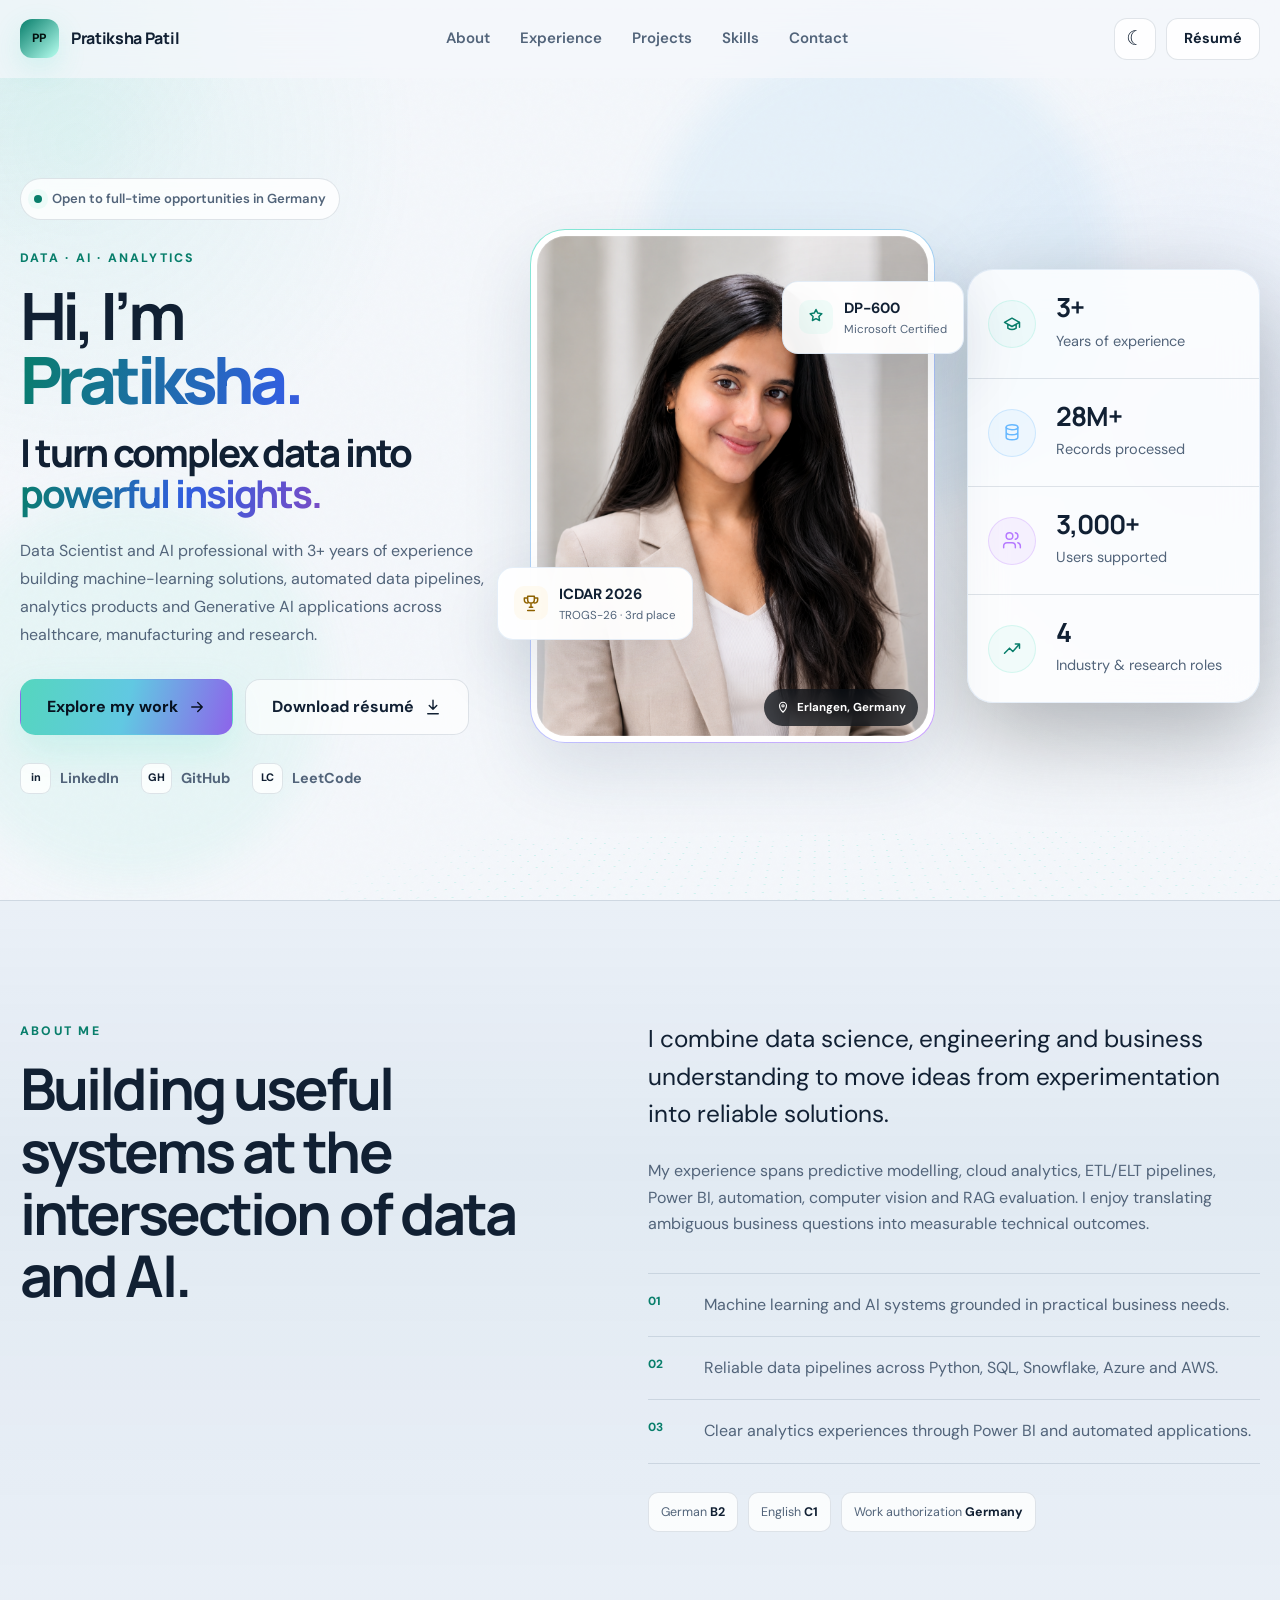
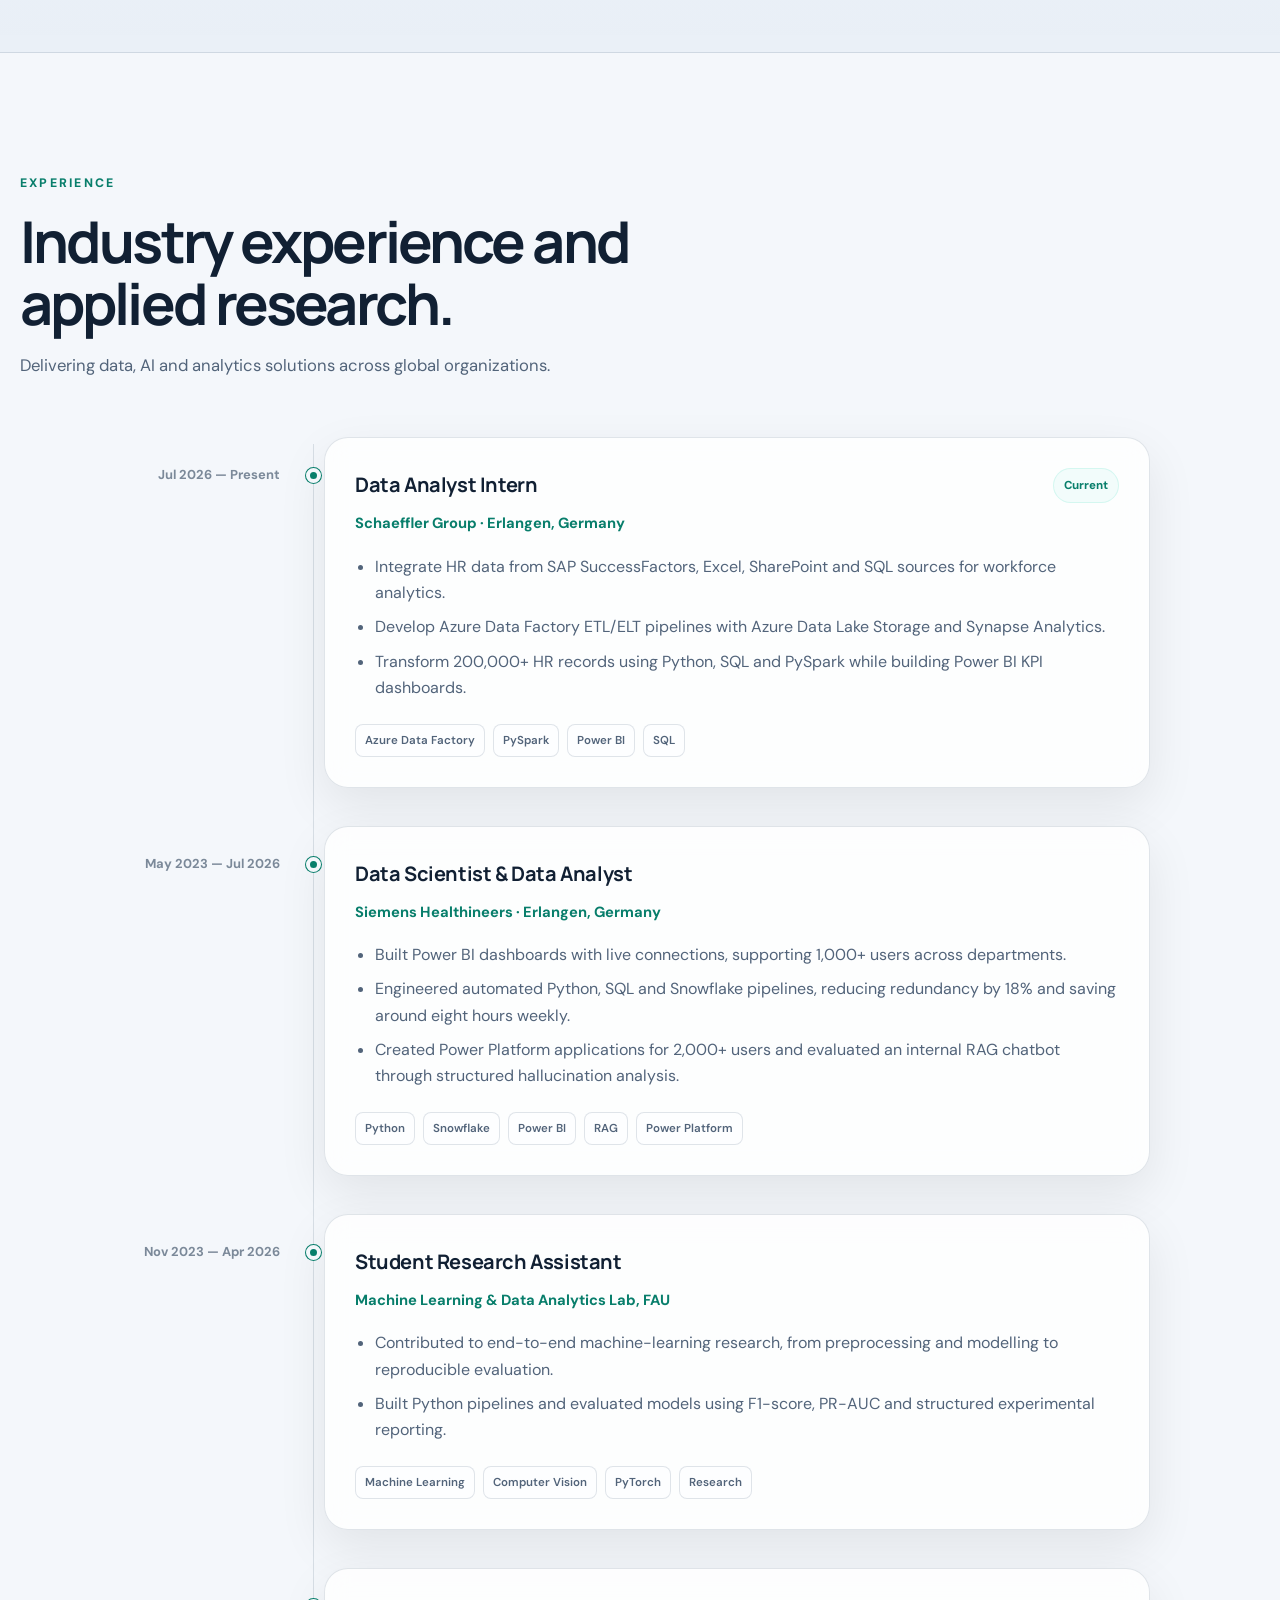
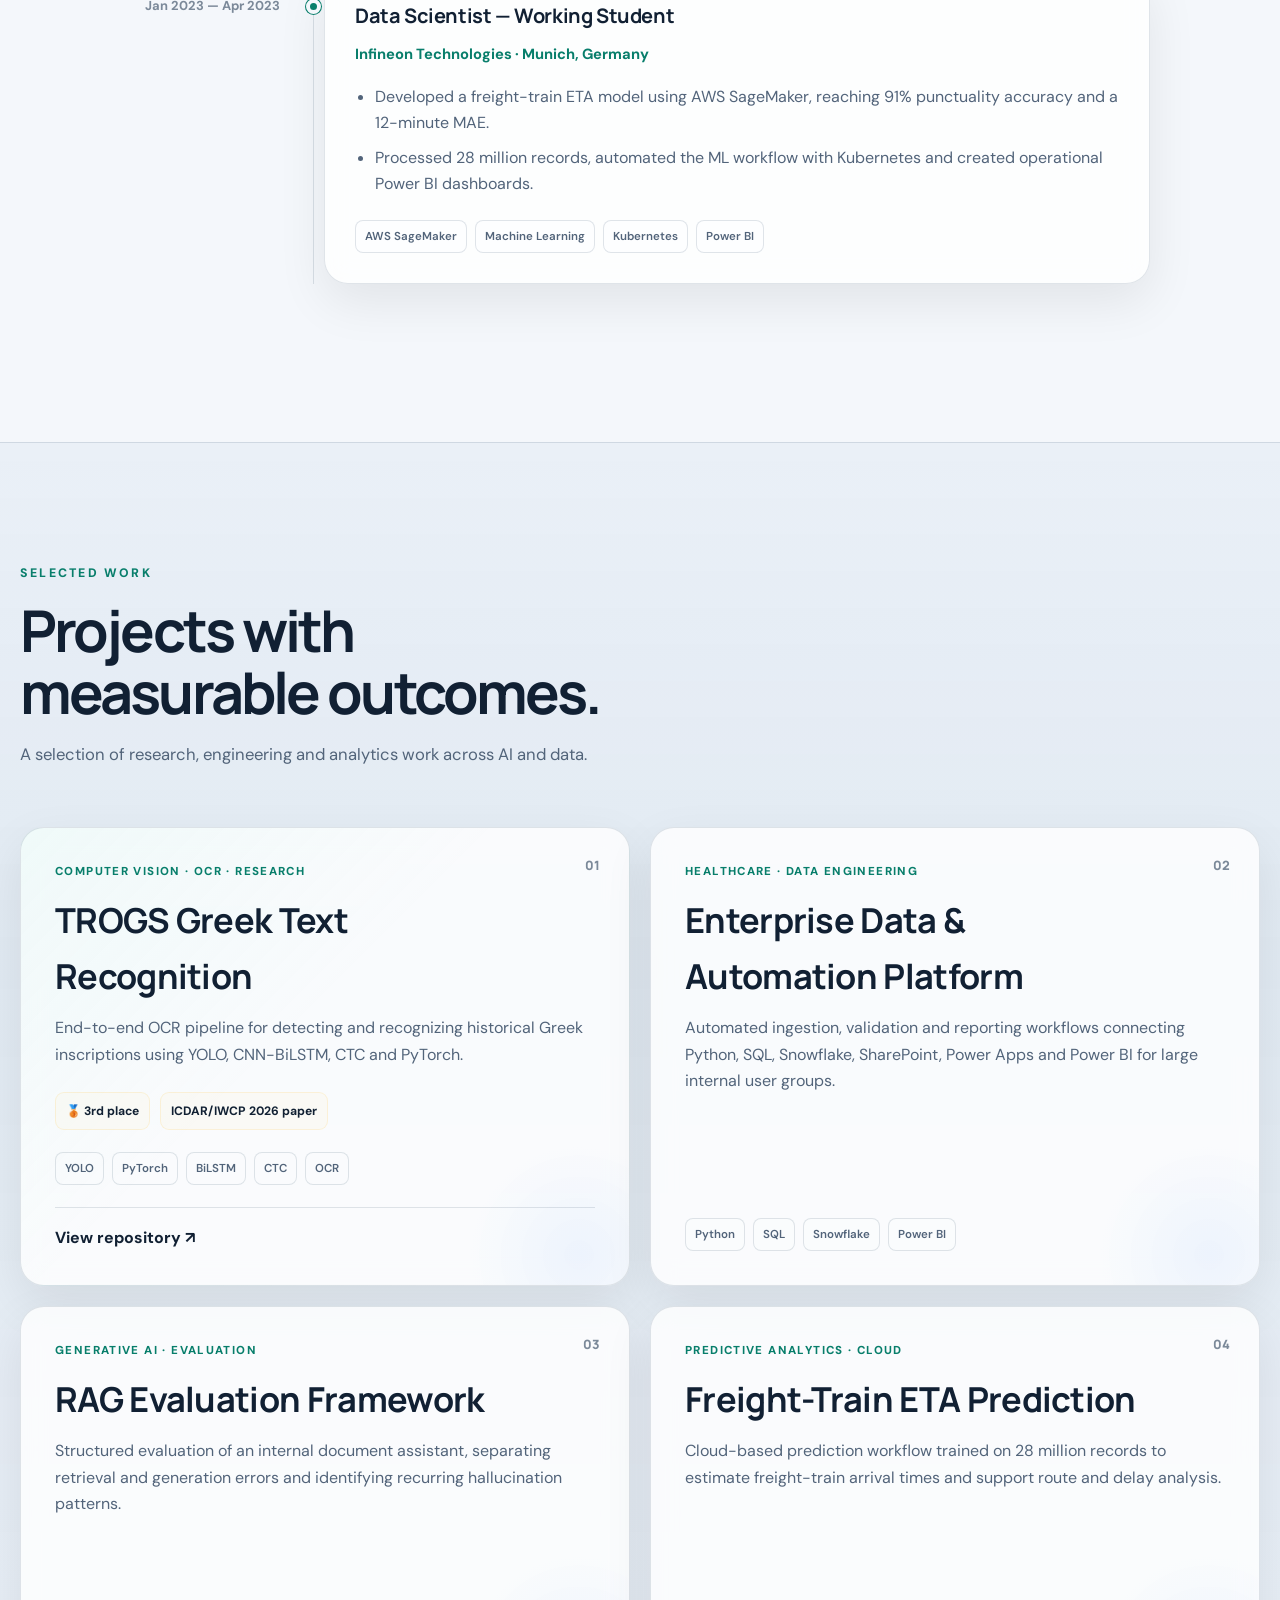
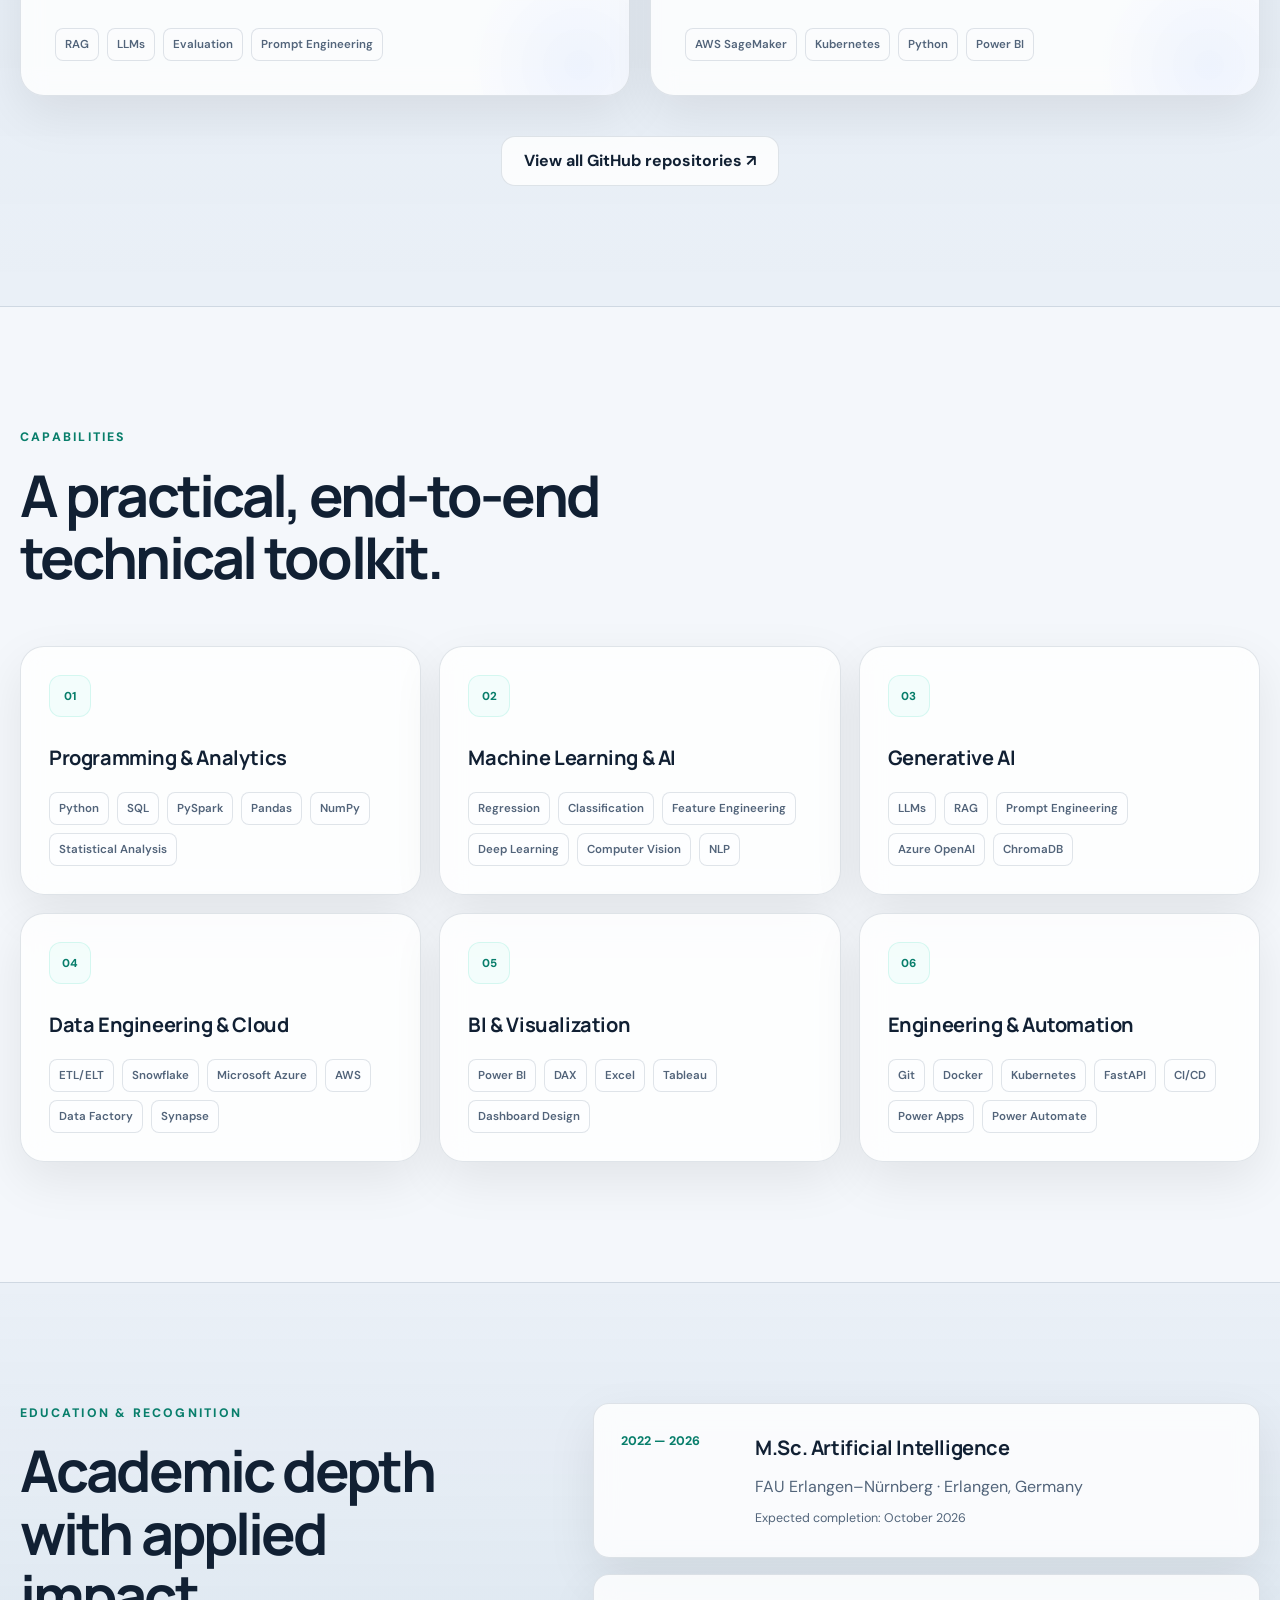
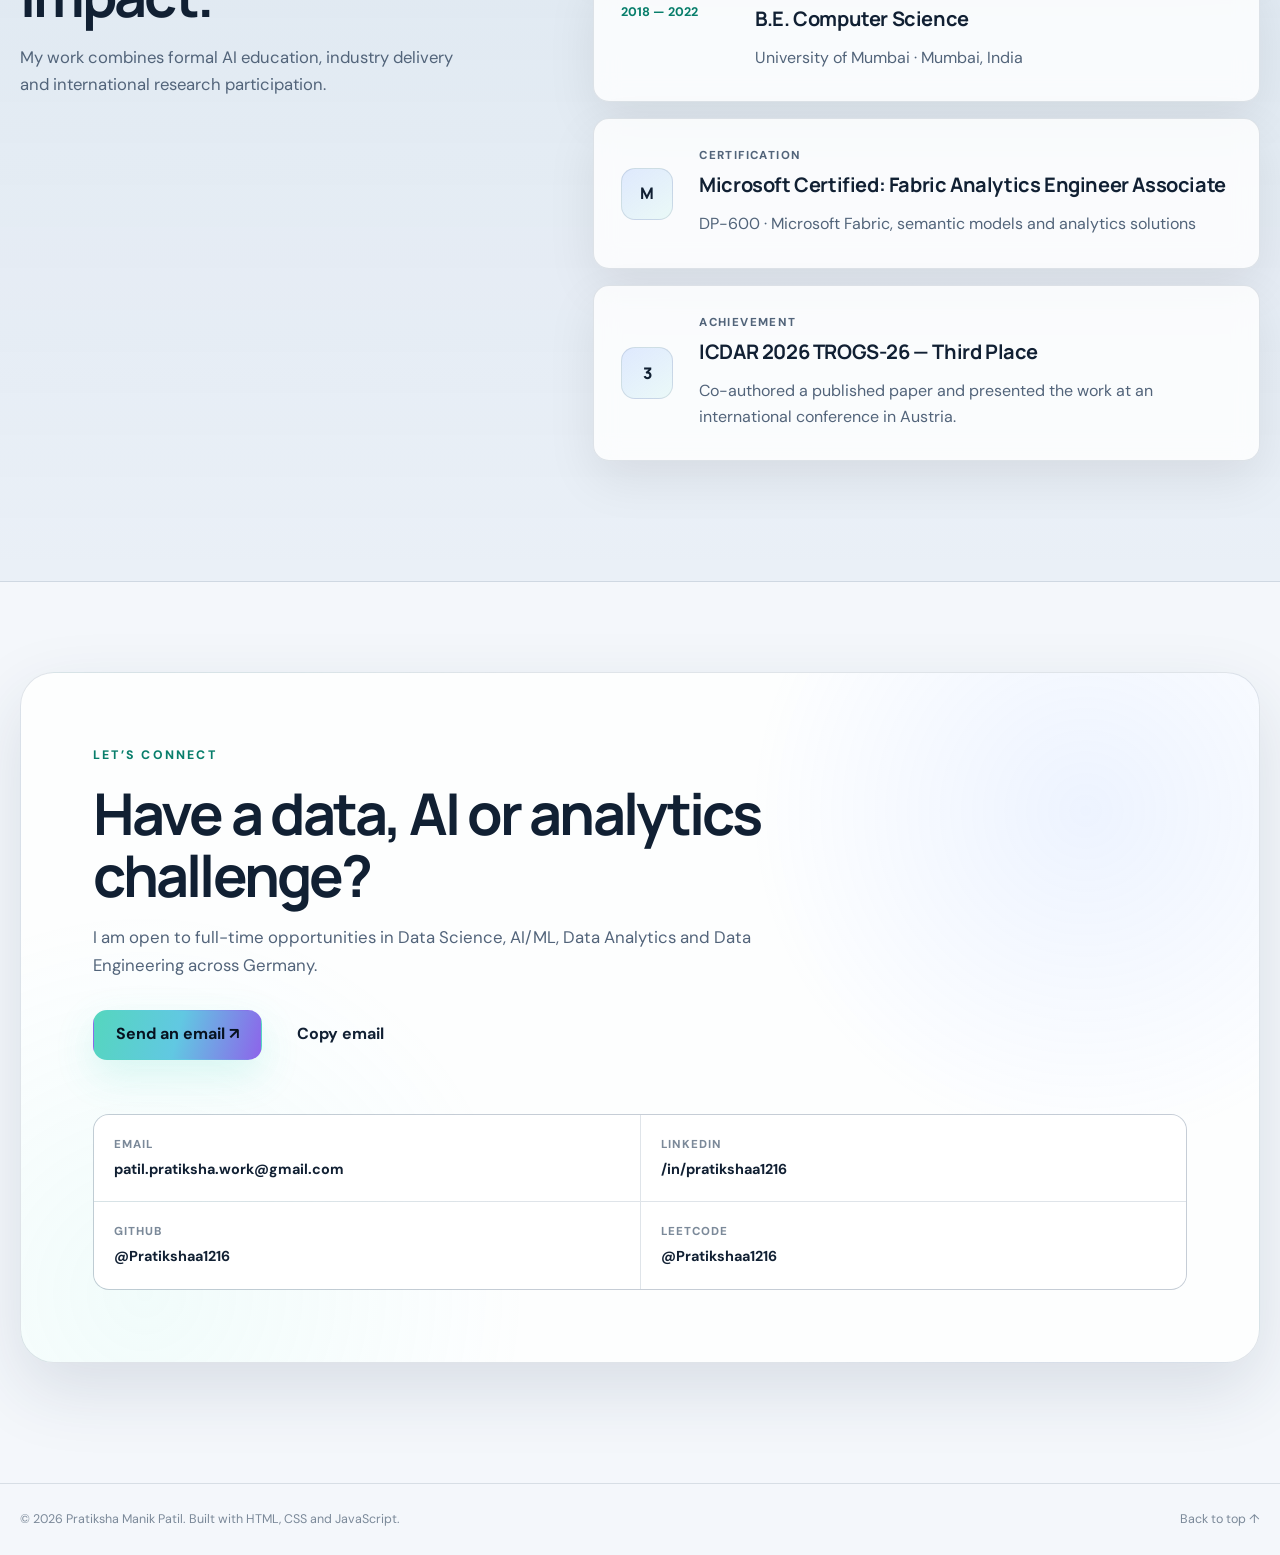
<file: index.html>
<!DOCTYPE html>
<html lang="en" data-theme="dark">
<head>
  <meta charset="UTF-8">
  <meta name="viewport" content="width=device-width, initial-scale=1.0">

  <title>Pratiksha Manik Patil | Data Scientist & AI Engineer</title>
  <meta name="description" content="Portfolio of Pratiksha Manik Patil — Data Scientist, AI/ML Engineer and Data Analyst specializing in machine learning, data engineering, Generative AI, automation and business intelligence.">
  <meta name="keywords" content="Pratiksha Patil, Data Scientist, AI Engineer, Machine Learning, Data Analyst, Data Engineer, Power BI, Python, SQL, Generative AI, RAG, Germany">
  <meta name="author" content="Pratiksha Manik Patil">
  <meta name="robots" content="index, follow">
  <meta name="theme-color" content="#07111f">

  <link rel="canonical" href="https://pratikshaa1216.github.io/">
  <link rel="icon" href="assets/images/favicon.svg" type="image/svg+xml">
  <link rel="manifest" href="site.webmanifest">

  <meta property="og:type" content="website">
  <meta property="og:title" content="Pratiksha Manik Patil | Data Scientist & AI Engineer">
  <meta property="og:description" content="Machine learning, data engineering, Generative AI, automation and business intelligence.">
  <meta property="og:url" content="https://pratikshaa1216.github.io/">
  <meta property="og:image" content="https://pratikshaa1216.github.io/assets/images/profile.png">

  <meta name="twitter:card" content="summary_large_image">
  <meta name="twitter:title" content="Pratiksha Manik Patil | Data Scientist & AI Engineer">
  <meta name="twitter:description" content="Machine learning, data engineering, Generative AI, automation and business intelligence.">
  <meta name="twitter:image" content="https://pratikshaa1216.github.io/assets/images/profile.png">

  <link rel="preconnect" href="https://fonts.googleapis.com">
  <link rel="preconnect" href="https://fonts.gstatic.com" crossorigin>
  <link href="https://fonts.googleapis.com/css2?family=DM+Sans:wght@400;500;600;700&family=Manrope:wght@500;600;700;800&display=swap" rel="stylesheet">
  <link rel="stylesheet" href="assets/css/style.css">

  <script type="application/ld+json">
  {
    "@context": "https://schema.org",
    "@type": "Person",
    "name": "Pratiksha Manik Patil",
    "url": "https://pratikshaa1216.github.io/",
    "image": "https://pratikshaa1216.github.io/assets/images/profile.png",
    "jobTitle": "Data Scientist and AI/ML Engineer",
    "email": "mailto:patil.pratiksha.work@gmail.com",
    "address": {
      "@type": "PostalAddress",
      "addressLocality": "Erlangen",
      "addressCountry": "Germany"
    },
    "alumniOf": {
      "@type": "CollegeOrUniversity",
      "name": "FAU Erlangen–Nürnberg"
    },
    "sameAs": [
      "https://www.linkedin.com/in/pratikshaa1216",
      "https://github.com/Pratikshaa1216",
      "https://leetcode.com/u/Pratikshaa1216/"
    ],
    "knowsAbout": [
      "Machine Learning",
      "Data Science",
      "Data Engineering",
      "Generative AI",
      "Business Intelligence",
      "Python",
      "SQL",
      "Power BI"
    ]
  }
  </script>
</head>

<body>
  <a class="skip-link" href="#main-content">Skip to content</a>

  <div class="page-noise" aria-hidden="true"></div>
  <div class="cursor-glow" aria-hidden="true"></div>

  <header class="site-header" id="top">
    <nav class="nav container" aria-label="Main navigation">
      <a class="brand" href="#home" aria-label="Pratiksha Patil home">
        <span class="brand-mark">PP</span>
        <span class="brand-name">Pratiksha Patil</span>
      </a>

      <button class="menu-toggle" aria-label="Open navigation" aria-expanded="false" aria-controls="nav-links">
        <span></span><span></span><span></span>
      </button>

      <div class="nav-links" id="nav-links">
        <a href="#about">About</a>
        <a href="#experience">Experience</a>
        <a href="#projects">Projects</a>
        <a href="#skills">Skills</a>
        <a href="#contact">Contact</a>
      </div>

      <div class="nav-actions">
        <button class="theme-toggle" type="button" aria-label="Switch color theme" title="Switch color theme">
          <span class="theme-icon" aria-hidden="true">☼</span>
        </button>
        <a class="button button-small button-outline" href="assets/docs/Pratiksha_Patil_Resume.pdf" target="_blank" rel="noopener">
          Résumé
        </a>
      </div>
    </nav>
  </header>

  <main id="main-content">
    <section class="hero section" id="home">
      <div class="hero-orb hero-orb-one" aria-hidden="true"></div>
      <div class="hero-orb hero-orb-two" aria-hidden="true"></div>

      <div class="hero-dots" aria-hidden="true"></div>

      <div class="container hero-stage">
        <div class="hero-copy reveal">
          <div class="availability-pill">
            <span class="status-dot"></span>
            Open to full-time opportunities in Germany
          </div>

          <p class="eyebrow">Data · AI · Analytics</p>

          <h1 class="hero-name">
            <span>Hi, I’m</span>
            <strong class="gradient-text">Pratiksha.</strong>
          </h1>

          <p class="hero-statement">
            I turn complex data into <span class="gradient-text">powerful insights.</span>
          </p>

          <p class="hero-description">
            Data Scientist and AI professional with 3+ years of experience building machine-learning solutions,
            automated data pipelines, analytics products and Generative AI applications across healthcare,
            manufacturing and research.
          </p>

          <div class="hero-actions">
            <a class="button button-primary" href="#projects">
              Explore my work
              <svg aria-hidden="true" viewBox="0 0 24 24"><path d="M5 12h14M13 6l6 6-6 6"/></svg>
            </a>
            <a class="button button-outline resume-download" href="assets/docs/Pratiksha_Patil_Resume.pdf" target="_blank" rel="noopener">
              Download résumé
              <svg aria-hidden="true" viewBox="0 0 24 24"><path d="M12 3v12M7 10l5 5 5-5M5 21h14"/></svg>
            </a>
          </div>

          <div class="hero-socials" aria-label="Social profiles">
            <a href="https://www.linkedin.com/in/pratikshaa1216" target="_blank" rel="noopener" aria-label="LinkedIn">
              <span>in</span> LinkedIn
            </a>
            <a href="https://github.com/Pratikshaa1216" target="_blank" rel="noopener" aria-label="GitHub">
              <span>GH</span> GitHub
            </a>
            <a href="https://leetcode.com/u/Pratikshaa1216/" target="_blank" rel="noopener" aria-label="LeetCode">
              <span>LC</span> LeetCode
            </a>
          </div>
        </div>

        <div class="hero-visual reveal reveal-delay">
          <div class="portrait-shell">
            <div class="portrait-frame">
              <img src="assets/images/profile.webp" alt="Professional portrait of Pratiksha Manik Patil" width="900" height="1124">
            </div>

            <div class="floating-card floating-card-one">
              <span class="floating-icon" aria-hidden="true">
                <svg viewBox="0 0 24 24"><path d="M12 3l2.1 4.3L19 8l-3.5 3.4.8 4.8L12 14l-4.3 2.2.8-4.8L5 8l4.9-.7L12 3z"/></svg>
              </span>
              <div>
                <strong>DP-600</strong>
                <small>Microsoft Certified</small>
              </div>
            </div>

            <div class="floating-card floating-card-two">
              <span class="floating-icon trophy-icon" aria-hidden="true">
                <svg viewBox="0 0 24 24"><path d="M8 4h8v4a4 4 0 0 1-8 0V4zM8 6H4v2a4 4 0 0 0 4 4M16 6h4v2a4 4 0 0 1-4 4M12 12v5M8 21h8M10 17h4"/></svg>
              </span>
              <div>
                <strong>ICDAR 2026</strong>
                <small>TROGS-26 · 3rd place</small>
              </div>
            </div>

            <div class="portrait-tag">
              <svg aria-hidden="true" viewBox="0 0 24 24"><path d="M12 21s6-5.2 6-11a6 6 0 1 0-12 0c0 5.8 6 11 6 11zM12 12a2 2 0 1 0 0-4 2 2 0 0 0 0 4z"/></svg>
              Erlangen, Germany
            </div>
          </div>
        </div>

        <aside class="metrics-panel reveal" aria-label="Career highlights">
          <article class="metric-row">
            <span class="metric-icon" aria-hidden="true">
              <svg viewBox="0 0 24 24"><path d="M3 10l9-5 9 5-9 5-9-5zM7 12.5V17c3 2 7 2 10 0v-4.5M21 10v6"/></svg>
            </span>
            <div><strong>3+</strong><span>Years of experience</span></div>
          </article>

          <article class="metric-row">
            <span class="metric-icon blue" aria-hidden="true">
              <svg viewBox="0 0 24 24"><ellipse cx="12" cy="5" rx="7" ry="3"/><path d="M5 5v6c0 1.7 3.1 3 7 3s7-1.3 7-3V5M5 11v6c0 1.7 3.1 3 7 3s7-1.3 7-3v-6"/></svg>
            </span>
            <div><strong>28M+</strong><span>Records processed</span></div>
          </article>

          <article class="metric-row">
            <span class="metric-icon purple" aria-hidden="true">
              <svg viewBox="0 0 24 24"><path d="M16 20v-2a4 4 0 0 0-4-4H6a4 4 0 0 0-4 4v2M9 10a4 4 0 1 0 0-8 4 4 0 0 0 0 8M22 20v-2a4 4 0 0 0-3-3.9M16 2.1a4 4 0 0 1 0 7.8"/></svg>
            </span>
            <div><strong>3,000+</strong><span>Users supported</span></div>
          </article>

          <article class="metric-row">
            <span class="metric-icon" aria-hidden="true">
              <svg viewBox="0 0 24 24"><path d="M3 17l6-6 4 4 8-9M16 6h5v5"/></svg>
            </span>
            <div><strong>4</strong><span>Industry & research roles</span></div>
          </article>
        </aside>
      </div>
    </section>

    <section class="section section-soft" id="about">
      <div class="container two-column">
        <div class="section-heading reveal">
          <p class="eyebrow">About me</p>
          <h2>Building useful systems at the intersection of data and AI.</h2>
        </div>

        <div class="about-copy reveal reveal-delay">
          <p class="lead">
            I combine data science, engineering and business understanding to move ideas from experimentation
            into reliable solutions.
          </p>
          <p>
            My experience spans predictive modelling, cloud analytics, ETL/ELT pipelines, Power BI,
            automation, computer vision and RAG evaluation. I enjoy translating ambiguous business
            questions into measurable technical outcomes.
          </p>
          <div class="about-list">
            <div><span>01</span><p>Machine learning and AI systems grounded in practical business needs.</p></div>
            <div><span>02</span><p>Reliable data pipelines across Python, SQL, Snowflake, Azure and AWS.</p></div>
            <div><span>03</span><p>Clear analytics experiences through Power BI and automated applications.</p></div>
          </div>

          <div class="language-row">
            <span>German <strong>B2</strong></span>
            <span>English <strong>C1</strong></span>
            <span>Work authorization <strong>Germany</strong></span>
          </div>
        </div>
      </div>
    </section>

    <section class="section" id="experience">
      <div class="container">
        <div class="section-heading compact reveal">
          <p class="eyebrow">Experience</p>
          <h2>Industry experience and applied research.</h2>
          <p>Delivering data, AI and analytics solutions across global organizations.</p>
        </div>

        <div class="timeline">
          <article class="timeline-item reveal">
            <div class="timeline-marker"></div>
            <div class="timeline-period">Jul 2026 — Present</div>
            <div class="timeline-card">
              <div class="timeline-top">
                <div>
                  <h3>Data Analyst Intern</h3>
                  <p class="company">Schaeffler Group · Erlangen, Germany</p>
                </div>
                <span class="role-badge">Current</span>
              </div>
              <ul>
                <li>Integrate HR data from SAP SuccessFactors, Excel, SharePoint and SQL sources for workforce analytics.</li>
                <li>Develop Azure Data Factory ETL/ELT pipelines with Azure Data Lake Storage and Synapse Analytics.</li>
                <li>Transform 200,000+ HR records using Python, SQL and PySpark while building Power BI KPI dashboards.</li>
              </ul>
              <div class="tag-row">
                <span>Azure Data Factory</span><span>PySpark</span><span>Power BI</span><span>SQL</span>
              </div>
            </div>
          </article>

          <article class="timeline-item reveal">
            <div class="timeline-marker"></div>
            <div class="timeline-period">May 2023 — Jul 2026</div>
            <div class="timeline-card">
              <div class="timeline-top">
                <div>
                  <h3>Data Scientist & Data Analyst</h3>
                  <p class="company">Siemens Healthineers · Erlangen, Germany</p>
                </div>
              </div>
              <ul>
                <li>Built Power BI dashboards with live connections, supporting 1,000+ users across departments.</li>
                <li>Engineered automated Python, SQL and Snowflake pipelines, reducing redundancy by 18% and saving around eight hours weekly.</li>
                <li>Created Power Platform applications for 2,000+ users and evaluated an internal RAG chatbot through structured hallucination analysis.</li>
              </ul>
              <div class="tag-row">
                <span>Python</span><span>Snowflake</span><span>Power BI</span><span>RAG</span><span>Power Platform</span>
              </div>
            </div>
          </article>

          <article class="timeline-item reveal">
            <div class="timeline-marker"></div>
            <div class="timeline-period">Nov 2023 — Apr 2026</div>
            <div class="timeline-card">
              <div class="timeline-top">
                <div>
                  <h3>Student Research Assistant</h3>
                  <p class="company">Machine Learning & Data Analytics Lab, FAU</p>
                </div>
              </div>
              <ul>
                <li>Contributed to end-to-end machine-learning research, from preprocessing and modelling to reproducible evaluation.</li>
                <li>Built Python pipelines and evaluated models using F1-score, PR-AUC and structured experimental reporting.</li>
              </ul>
              <div class="tag-row">
                <span>Machine Learning</span><span>Computer Vision</span><span>PyTorch</span><span>Research</span>
              </div>
            </div>
          </article>

          <article class="timeline-item reveal">
            <div class="timeline-marker"></div>
            <div class="timeline-period">Jan 2023 — Apr 2023</div>
            <div class="timeline-card">
              <div class="timeline-top">
                <div>
                  <h3>Data Scientist — Working Student</h3>
                  <p class="company">Infineon Technologies · Munich, Germany</p>
                </div>
              </div>
              <ul>
                <li>Developed a freight-train ETA model using AWS SageMaker, reaching 91% punctuality accuracy and a 12-minute MAE.</li>
                <li>Processed 28 million records, automated the ML workflow with Kubernetes and created operational Power BI dashboards.</li>
              </ul>
              <div class="tag-row">
                <span>AWS SageMaker</span><span>Machine Learning</span><span>Kubernetes</span><span>Power BI</span>
              </div>
            </div>
          </article>
        </div>
      </div>
    </section>

    <section class="section section-soft" id="projects">
      <div class="container">
        <div class="section-heading compact reveal">
          <p class="eyebrow">Selected work</p>
          <h2>Projects with measurable outcomes.</h2>
          <p>A selection of research, engineering and analytics work across AI and data.</p>
        </div>

        <div class="projects-grid">
          <article class="project-card project-featured reveal">
            <div class="project-number">01</div>
            <div class="project-content">
              <p class="project-kicker">Computer Vision · OCR · Research</p>
              <h3>TROGS Greek Text Recognition</h3>
              <p>
                End-to-end OCR pipeline for detecting and recognizing historical Greek inscriptions using
                YOLO, CNN-BiLSTM, CTC and PyTorch.
              </p>
              <div class="project-highlight">
                <span>🥉 3rd place</span>
                <span>ICDAR/IWCP 2026 paper</span>
              </div>
              <div class="tag-row">
                <span>YOLO</span><span>PyTorch</span><span>BiLSTM</span><span>CTC</span><span>OCR</span>
              </div>
              <div class="project-links">
                <a href="https://github.com/Pratikshaa1216/trogs_greek_text_recognition" target="_blank" rel="noopener">View repository ↗</a>
              </div>
            </div>
          </article>

          <article class="project-card reveal">
            <div class="project-number">02</div>
            <div class="project-content">
              <p class="project-kicker">Healthcare · Data Engineering</p>
              <h3>Enterprise Data & Automation Platform</h3>
              <p>
                Automated ingestion, validation and reporting workflows connecting Python, SQL, Snowflake,
                SharePoint, Power Apps and Power BI for large internal user groups.
              </p>
              <div class="tag-row">
                <span>Python</span><span>SQL</span><span>Snowflake</span><span>Power BI</span>
              </div>
            </div>
          </article>

          <article class="project-card reveal">
            <div class="project-number">03</div>
            <div class="project-content">
              <p class="project-kicker">Generative AI · Evaluation</p>
              <h3>RAG Evaluation Framework</h3>
              <p>
                Structured evaluation of an internal document assistant, separating retrieval and generation
                errors and identifying recurring hallucination patterns.
              </p>
              <div class="tag-row">
                <span>RAG</span><span>LLMs</span><span>Evaluation</span><span>Prompt Engineering</span>
              </div>
            </div>
          </article>

          <article class="project-card reveal">
            <div class="project-number">04</div>
            <div class="project-content">
              <p class="project-kicker">Predictive Analytics · Cloud</p>
              <h3>Freight-Train ETA Prediction</h3>
              <p>
                Cloud-based prediction workflow trained on 28 million records to estimate freight-train arrival
                times and support route and delay analysis.
              </p>
              <div class="tag-row">
                <span>AWS SageMaker</span><span>Kubernetes</span><span>Python</span><span>Power BI</span>
              </div>
            </div>
          </article>
        </div>

        <div class="center-action reveal">
          <a class="button button-outline" href="https://github.com/Pratikshaa1216" target="_blank" rel="noopener">
            View all GitHub repositories ↗
          </a>
        </div>
      </div>
    </section>

    <section class="section" id="skills">
      <div class="container">
        <div class="section-heading compact reveal">
          <p class="eyebrow">Capabilities</p>
          <h2>A practical, end-to-end technical toolkit.</h2>
        </div>

        <div class="skills-grid">
          <article class="skill-card reveal">
            <div class="skill-icon">01</div>
            <h3>Programming & Analytics</h3>
            <div class="skill-cloud">
              <span>Python</span><span>SQL</span><span>PySpark</span><span>Pandas</span><span>NumPy</span><span>Statistical Analysis</span>
            </div>
          </article>

          <article class="skill-card reveal">
            <div class="skill-icon">02</div>
            <h3>Machine Learning & AI</h3>
            <div class="skill-cloud">
              <span>Regression</span><span>Classification</span><span>Feature Engineering</span><span>Deep Learning</span><span>Computer Vision</span><span>NLP</span>
            </div>
          </article>

          <article class="skill-card reveal">
            <div class="skill-icon">03</div>
            <h3>Generative AI</h3>
            <div class="skill-cloud">
              <span>LLMs</span><span>RAG</span><span>Prompt Engineering</span><span>Azure OpenAI</span><span>ChromaDB</span>
            </div>
          </article>

          <article class="skill-card reveal">
            <div class="skill-icon">04</div>
            <h3>Data Engineering & Cloud</h3>
            <div class="skill-cloud">
              <span>ETL/ELT</span><span>Snowflake</span><span>Microsoft Azure</span><span>AWS</span><span>Data Factory</span><span>Synapse</span>
            </div>
          </article>

          <article class="skill-card reveal">
            <div class="skill-icon">05</div>
            <h3>BI & Visualization</h3>
            <div class="skill-cloud">
              <span>Power BI</span><span>DAX</span><span>Excel</span><span>Tableau</span><span>Dashboard Design</span>
            </div>
          </article>

          <article class="skill-card reveal">
            <div class="skill-icon">06</div>
            <h3>Engineering & Automation</h3>
            <div class="skill-cloud">
              <span>Git</span><span>Docker</span><span>Kubernetes</span><span>FastAPI</span><span>CI/CD</span><span>Power Apps</span><span>Power Automate</span>
            </div>
          </article>
        </div>
      </div>
    </section>

    <section class="section section-soft" id="education">
      <div class="container education-layout">
        <div class="section-heading reveal">
          <p class="eyebrow">Education & recognition</p>
          <h2>Academic depth with applied impact.</h2>
          <p>
            My work combines formal AI education, industry delivery and international research participation.
          </p>
        </div>

        <div class="education-stack">
          <article class="education-card reveal">
            <div class="education-year">2022 — 2026</div>
            <div>
              <h3>M.Sc. Artificial Intelligence</h3>
              <p>FAU Erlangen–Nürnberg · Erlangen, Germany</p>
              <small>Expected completion: October 2026</small>
            </div>
          </article>

          <article class="education-card reveal">
            <div class="education-year">2018 — 2022</div>
            <div>
              <h3>B.E. Computer Science</h3>
              <p>University of Mumbai · Mumbai, India</p>
            </div>
          </article>

          <article class="recognition-card reveal">
            <div class="recognition-icon">M</div>
            <div>
              <p class="project-kicker">Certification</p>
              <h3>Microsoft Certified: Fabric Analytics Engineer Associate</h3>
              <p>DP-600 · Microsoft Fabric, semantic models and analytics solutions</p>
            </div>
          </article>

          <article class="recognition-card reveal">
            <div class="recognition-icon">3</div>
            <div>
              <p class="project-kicker">Achievement</p>
              <h3>ICDAR 2026 TROGS-26 — Third Place</h3>
              <p>Co-authored a published paper and presented the work at an international conference in Austria.</p>
            </div>
          </article>
        </div>
      </div>
    </section>

    <section class="section contact-section" id="contact">
      <div class="container contact-card reveal">
        <div>
          <p class="eyebrow">Let’s connect</p>
          <h2>Have a data, AI or analytics challenge?</h2>
          <p>
            I am open to full-time opportunities in Data Science, AI/ML, Data Analytics and Data Engineering across Germany.
          </p>
        </div>

        <div class="contact-actions">
          <a class="button button-primary" href="mailto:patil.pratiksha.work@gmail.com">Send an email ↗</a>
          <button class="button button-ghost copy-email" type="button" data-email="patil.pratiksha.work@gmail.com">
            Copy email
          </button>
        </div>

        <div class="contact-links">
          <a href="mailto:patil.pratiksha.work@gmail.com">
            <span>Email</span>
            <strong>patil.pratiksha.work@gmail.com</strong>
          </a>
          <a href="https://www.linkedin.com/in/pratikshaa1216" target="_blank" rel="noopener">
            <span>LinkedIn</span>
            <strong>/in/pratikshaa1216</strong>
          </a>
          <a href="https://github.com/Pratikshaa1216" target="_blank" rel="noopener">
            <span>GitHub</span>
            <strong>@Pratikshaa1216</strong>
          </a>
          <a href="https://leetcode.com/u/Pratikshaa1216/" target="_blank" rel="noopener">
            <span>LeetCode</span>
            <strong>@Pratikshaa1216</strong>
          </a>
        </div>
      </div>
    </section>
  </main>

  <footer class="site-footer">
    <div class="container footer-inner">
      <p>© <span id="current-year"></span> Pratiksha Manik Patil. Built with HTML, CSS and JavaScript.</p>
      <a href="#top">Back to top ↑</a>
    </div>
  </footer>

  <div class="toast" role="status" aria-live="polite">Email copied to clipboard</div>

  <script src="assets/js/script.js"></script>
</body>
</html>
</file>
<file: assets/css/style.css>
:root {
  --bg: #07111f;
  --bg-elevated: #0b1728;
  --bg-soft: #0c1b2f;
  --surface: rgba(16, 33, 54, 0.76);
  --surface-solid: #102136;
  --text: #f4f7fb;
  --muted: #a9b7ca;
  --faint: #72839b;
  --line: rgba(160, 187, 220, 0.16);
  --primary: #78e7cf;
  --primary-strong: #3dd8ba;
  --secondary: #7da8ff;
  --accent: #c89cff;
  --warning: #ffd276;
  --shadow: 0 30px 90px rgba(0, 0, 0, 0.34);
  --radius-xl: 34px;
  --radius-lg: 24px;
  --radius-md: 16px;
  --container: 1180px;
  --header-height: 78px;
}

html[data-theme="light"] {
  --bg: #f4f7fb;
  --bg-elevated: #ffffff;
  --bg-soft: #eaf0f7;
  --surface: rgba(255, 255, 255, 0.8);
  --surface-solid: #ffffff;
  --text: #112033;
  --muted: #52647a;
  --faint: #7b8999;
  --line: rgba(30, 56, 87, 0.13);
  --primary: #087e6b;
  --primary-strong: #046e5e;
  --secondary: #315fde;
  --accent: #7a4bc6;
  --warning: #8e6200;
  --shadow: 0 26px 70px rgba(34, 56, 82, 0.13);
}

*,
*::before,
*::after {
  box-sizing: border-box;
}

html {
  scroll-behavior: smooth;
  scroll-padding-top: calc(var(--header-height) + 24px);
}

body {
  margin: 0;
  color: var(--text);
  background: var(--bg);
  font-family: "DM Sans", system-ui, sans-serif;
  line-height: 1.65;
  overflow-x: hidden;
}

body.menu-open {
  overflow: hidden;
}

::selection {
  color: #04110e;
  background: var(--primary);
}

a {
  color: inherit;
  text-decoration: none;
}

img {
  display: block;
  max-width: 100%;
}

button,
a {
  -webkit-tap-highlight-color: transparent;
}

button {
  font: inherit;
}

h1,
h2,
h3,
p {
  margin-top: 0;
}

h1,
h2,
h3,
.brand-name {
  font-family: "Manrope", system-ui, sans-serif;
}

h1 {
  margin-bottom: 24px;
  font-size: clamp(3.25rem, 6.5vw, 6.35rem);
  line-height: 0.98;
  letter-spacing: -0.065em;
}

h2 {
  margin-bottom: 18px;
  font-size: clamp(2.25rem, 4.5vw, 4.2rem);
  line-height: 1.08;
  letter-spacing: -0.05em;
}

h3 {
  margin-bottom: 10px;
  font-size: 1.25rem;
  letter-spacing: -0.02em;
}

p {
  color: var(--muted);
}

.container {
  width: min(calc(100% - 40px), var(--container));
  margin-inline: auto;
}

.section {
  position: relative;
  padding: 120px 0;
}

.section-soft {
  border-top: 1px solid var(--line);
  border-bottom: 1px solid var(--line);
  background:
    linear-gradient(180deg, transparent, rgba(71, 123, 170, 0.055) 35%, transparent),
    var(--bg-soft);
}

.skip-link {
  position: fixed;
  z-index: 9999;
  top: 12px;
  left: 12px;
  padding: 10px 16px;
  color: #04110e;
  background: var(--primary);
  border-radius: 10px;
  transform: translateY(-160%);
  transition: transform 180ms ease;
}

.skip-link:focus {
  transform: translateY(0);
}

.page-noise {
  position: fixed;
  z-index: -3;
  inset: 0;
  pointer-events: none;
  opacity: 0.028;
  background-image: url("data:image/svg+xml,%3Csvg viewBox='0 0 200 200' xmlns='http://www.w3.org/2000/svg'%3E%3Cfilter id='n'%3E%3CfeTurbulence type='fractalNoise' baseFrequency='.8' numOctaves='4' stitchTiles='stitch'/%3E%3C/filter%3E%3Crect width='100%25' height='100%25' filter='url(%23n)' opacity='.75'/%3E%3C/svg%3E");
}

.cursor-glow {
  position: fixed;
  z-index: -2;
  width: 520px;
  height: 520px;
  border-radius: 50%;
  pointer-events: none;
  background: radial-gradient(circle, rgba(73, 206, 181, 0.11), transparent 68%);
  transform: translate(-50%, -50%);
}

.site-header {
  position: fixed;
  z-index: 1000;
  top: 0;
  right: 0;
  left: 0;
  height: var(--header-height);
  border-bottom: 1px solid transparent;
  background: rgba(7, 17, 31, 0.58);
  backdrop-filter: blur(18px);
  transition: border-color 180ms ease, background 180ms ease;
}

html[data-theme="light"] .site-header {
  background: rgba(244, 247, 251, 0.73);
}

.site-header.scrolled {
  border-color: var(--line);
}

.nav {
  display: flex;
  align-items: center;
  justify-content: space-between;
  height: 100%;
}

.brand,
.nav-actions,
.nav-links {
  display: flex;
  align-items: center;
}

.brand {
  gap: 12px;
}

.brand-mark {
  display: grid;
  width: 39px;
  height: 39px;
  place-items: center;
  color: #03120f;
  background: linear-gradient(135deg, var(--primary), #b8fff0);
  border-radius: 12px;
  font-size: 0.75rem;
  font-weight: 800;
  letter-spacing: 0.03em;
  box-shadow: 0 10px 28px rgba(61, 216, 186, 0.18);
}

.brand-name {
  font-weight: 750;
  letter-spacing: -0.02em;
}

.nav-links {
  gap: 30px;
}

.nav-links a {
  position: relative;
  color: var(--muted);
  font-size: 0.94rem;
  font-weight: 600;
  transition: color 150ms ease;
}

.nav-links a::after {
  position: absolute;
  right: 0;
  bottom: -9px;
  left: 0;
  height: 2px;
  content: "";
  background: var(--primary);
  border-radius: 20px;
  transform: scaleX(0);
  transition: transform 180ms ease;
}

.nav-links a:hover,
.nav-links a.active {
  color: var(--text);
}

.nav-links a:hover::after,
.nav-links a.active::after {
  transform: scaleX(1);
}

.nav-actions {
  gap: 10px;
}

.theme-toggle,
.menu-toggle {
  display: grid;
  width: 42px;
  height: 42px;
  cursor: pointer;
  color: var(--text);
  border: 1px solid var(--line);
  background: var(--surface);
  border-radius: 13px;
  place-items: center;
}

.menu-toggle {
  display: none;
}

.theme-icon {
  font-size: 1.25rem;
}

.button {
  display: inline-flex;
  min-height: 50px;
  align-items: center;
  justify-content: center;
  gap: 10px;
  padding: 0 22px;
  border: 1px solid transparent;
  border-radius: 14px;
  font-weight: 700;
  transition: transform 180ms ease, border-color 180ms ease, background 180ms ease, color 180ms ease;
}

.button:hover {
  transform: translateY(-2px);
}

.button-small {
  min-height: 42px;
  padding-inline: 17px;
  border-radius: 12px;
  font-size: 0.9rem;
}

.button-primary {
  color: #04110e;
  background: linear-gradient(135deg, var(--primary), #b5ffef);
  box-shadow: 0 15px 38px rgba(61, 216, 186, 0.18);
}

html[data-theme="light"] .button-primary {
  color: #ffffff;
  background: linear-gradient(135deg, var(--primary), #18a38c);
}

.button-outline {
  color: var(--text);
  border-color: var(--line);
  background: var(--surface);
}

.button-outline:hover,
.button-ghost:hover {
  border-color: color-mix(in srgb, var(--primary), transparent 45%);
  background: color-mix(in srgb, var(--surface-solid), var(--primary) 8%);
}

.button-ghost {
  color: var(--text);
  border-color: transparent;
  background: transparent;
}

.hero {
  min-height: 100vh;
  display: flex;
  align-items: center;
  padding-top: calc(var(--header-height) + 90px);
  overflow: hidden;
}

.hero-grid {
  display: grid;
  align-items: center;
  gap: clamp(50px, 8vw, 110px);
  grid-template-columns: minmax(0, 1.12fr) minmax(340px, 0.88fr);
}

.hero-copy,
.hero-visual {
  position: relative;
  z-index: 1;
}

.eyebrow {
  margin-bottom: 16px;
  color: var(--primary);
  font-size: 0.77rem;
  font-weight: 800;
  letter-spacing: 0.18em;
  text-transform: uppercase;
}

.availability-pill {
  display: inline-flex;
  align-items: center;
  gap: 10px;
  margin-bottom: 28px;
  padding: 9px 13px;
  color: var(--muted);
  border: 1px solid var(--line);
  background: var(--surface);
  border-radius: 999px;
  font-size: 0.82rem;
  font-weight: 600;
  backdrop-filter: blur(12px);
}

.status-dot {
  width: 8px;
  height: 8px;
  background: var(--primary);
  border-radius: 50%;
  box-shadow: 0 0 0 6px rgba(120, 231, 207, 0.1);
  animation: pulse 2s infinite;
}

@keyframes pulse {
  50% { box-shadow: 0 0 0 10px rgba(120, 231, 207, 0); }
}

.gradient-text {
  color: transparent;
  background: linear-gradient(105deg, var(--primary), var(--secondary) 55%, var(--accent));
  -webkit-background-clip: text;
  background-clip: text;
}

.typing-line {
  position: relative;
  white-space: nowrap;
}

.typing-line::after {
  display: inline-block;
  width: 4px;
  height: 0.8em;
  margin-left: 8px;
  content: "";
  background: var(--primary);
  border-radius: 3px;
  animation: blink 0.8s steps(1) infinite;
}

@keyframes blink {
  50% { opacity: 0; }
}

.hero-description {
  max-width: 690px;
  margin-bottom: 32px;
  font-size: clamp(1.05rem, 1.6vw, 1.22rem);
}

.hero-actions,
.hero-socials {
  display: flex;
  flex-wrap: wrap;
  align-items: center;
  gap: 12px;
}

.hero-socials {
  gap: 22px;
  margin-top: 34px;
}

.hero-socials a {
  display: inline-flex;
  align-items: center;
  gap: 9px;
  color: var(--muted);
  font-size: 0.9rem;
  font-weight: 700;
}

.hero-socials a span {
  display: grid;
  width: 31px;
  height: 31px;
  place-items: center;
  color: var(--text);
  border: 1px solid var(--line);
  background: var(--surface);
  border-radius: 9px;
  font-size: 0.68rem;
  font-weight: 800;
}

.hero-socials a:hover {
  color: var(--text);
}

.portrait-shell {
  position: relative;
  width: min(100%, 470px);
  margin-inline: auto;
}

.portrait-frame {
  position: relative;
  overflow: hidden;
  aspect-ratio: 0.84;
  padding: 8px;
  border: 1px solid rgba(142, 184, 223, 0.27);
  background:
    linear-gradient(var(--bg-elevated), var(--bg-elevated)) padding-box,
    linear-gradient(145deg, rgba(120, 231, 207, 0.8), rgba(125, 168, 255, 0.34), transparent 75%) border-box;
  border-radius: 46px;
  box-shadow: var(--shadow);
}

.portrait-frame::after {
  position: absolute;
  inset: 8px;
  content: "";
  border: 1px solid rgba(255, 255, 255, 0.11);
  border-radius: 38px;
  pointer-events: none;
}

.portrait-frame img {
  width: 100%;
  height: 100%;
  object-fit: cover;
  object-position: center 22%;
  border-radius: 38px;
}

.floating-card {
  position: absolute;
  display: flex;
  align-items: center;
  gap: 11px;
  padding: 13px 16px;
  border: 1px solid var(--line);
  background: color-mix(in srgb, var(--surface-solid), transparent 10%);
  border-radius: 16px;
  box-shadow: var(--shadow);
  backdrop-filter: blur(18px);
}

.floating-card strong,
.floating-card small {
  display: block;
}

.floating-card strong {
  font-size: 0.92rem;
}

.floating-card small {
  color: var(--muted);
  font-size: 0.72rem;
}

.floating-card-one {
  top: 12%;
  right: -13%;
  animation: float 5s ease-in-out infinite;
}

.floating-card-two {
  bottom: 15%;
  left: -18%;
  animation: float 6s ease-in-out 0.8s infinite;
}

.floating-icon {
  display: grid;
  width: 34px;
  height: 34px;
  place-items: center;
  color: var(--primary);
  background: rgba(120, 231, 207, 0.1);
  border-radius: 10px;
}

@keyframes float {
  50% { transform: translateY(-8px); }
}

.portrait-tag {
  position: absolute;
  right: 23px;
  bottom: 21px;
  padding: 8px 12px;
  color: #ffffff;
  background: rgba(4, 11, 18, 0.7);
  border-radius: 999px;
  font-size: 0.72rem;
  font-weight: 700;
  backdrop-filter: blur(12px);
}

.hero-orb {
  position: absolute;
  z-index: 0;
  border-radius: 50%;
  filter: blur(20px);
  pointer-events: none;
}

.hero-orb-one {
  top: 10%;
  right: -6%;
  width: 470px;
  height: 470px;
  background: rgba(60, 164, 220, 0.08);
}

.hero-orb-two {
  bottom: 10%;
  left: -8%;
  width: 390px;
  height: 390px;
  background: rgba(76, 224, 187, 0.07);
}

.metrics-grid {
  display: grid;
  gap: 1px;
  margin-top: 88px;
  overflow: hidden;
  border: 1px solid var(--line);
  background: var(--line);
  border-radius: 22px;
  grid-template-columns: repeat(4, 1fr);
}

.metric {
  padding: 25px 27px;
  background: var(--bg-elevated);
}

.metric strong,
.metric span {
  display: block;
}

.metric strong {
  margin-bottom: 5px;
  color: var(--text);
  font-family: "Manrope", sans-serif;
  font-size: 1.75rem;
  letter-spacing: -0.04em;
}

.metric span {
  color: var(--muted);
  font-size: 0.83rem;
}

.two-column {
  display: grid;
  gap: clamp(50px, 10vw, 130px);
  grid-template-columns: 0.9fr 1.1fr;
}

.section-heading {
  max-width: 620px;
}

.section-heading.compact {
  margin-bottom: 58px;
}

.section-heading > p:last-child {
  max-width: 580px;
  font-size: 1.04rem;
}

.about-copy .lead {
  color: var(--text);
  font-size: clamp(1.2rem, 2vw, 1.52rem);
  line-height: 1.55;
}

.about-list {
  display: grid;
  gap: 0;
  margin-top: 35px;
  border-top: 1px solid var(--line);
}

.about-list > div {
  display: grid;
  gap: 18px;
  padding: 18px 0;
  border-bottom: 1px solid var(--line);
  grid-template-columns: 38px 1fr;
}

.about-list span {
  color: var(--primary);
  font-size: 0.74rem;
  font-weight: 800;
}

.about-list p {
  margin: 0;
}

.language-row {
  display: flex;
  flex-wrap: wrap;
  gap: 10px;
  margin-top: 28px;
}

.language-row span {
  padding: 9px 12px;
  color: var(--muted);
  border: 1px solid var(--line);
  background: var(--surface);
  border-radius: 10px;
  font-size: 0.78rem;
}

.language-row strong {
  color: var(--text);
}

.timeline {
  position: relative;
  max-width: 1020px;
  margin-inline: auto;
}

.timeline::before {
  position: absolute;
  top: 7px;
  bottom: 0;
  left: 183px;
  width: 1px;
  content: "";
  background: var(--line);
}

.timeline-item {
  position: relative;
  display: grid;
  gap: 44px;
  margin-bottom: 38px;
  grid-template-columns: 150px 1fr;
}

.timeline-period {
  padding-top: 27px;
  color: var(--faint);
  font-size: 0.81rem;
  font-weight: 700;
  text-align: right;
}

.timeline-marker {
  position: absolute;
  z-index: 1;
  top: 31px;
  left: 176px;
  width: 15px;
  height: 15px;
  border: 4px solid var(--bg);
  background: var(--primary);
  border-radius: 50%;
  box-shadow: 0 0 0 1px var(--primary);
}

.timeline-card,
.skill-card,
.project-card,
.education-card,
.recognition-card {
  border: 1px solid var(--line);
  background: var(--surface);
  box-shadow: 0 18px 50px rgba(0, 0, 0, 0.08);
  backdrop-filter: blur(12px);
}

.timeline-card {
  padding: 30px;
  border-radius: var(--radius-lg);
  transition: transform 180ms ease, border-color 180ms ease;
}

.timeline-card:hover {
  border-color: color-mix(in srgb, var(--primary), transparent 57%);
  transform: translateY(-4px);
}

.timeline-top {
  display: flex;
  align-items: flex-start;
  justify-content: space-between;
  gap: 16px;
}

.company {
  margin-bottom: 18px;
  color: var(--primary);
  font-size: 0.92rem;
  font-weight: 700;
}

.role-badge {
  padding: 7px 10px;
  color: var(--primary);
  border: 1px solid rgba(120, 231, 207, 0.25);
  background: rgba(120, 231, 207, 0.08);
  border-radius: 999px;
  font-size: 0.72rem;
  font-weight: 800;
}

.timeline-card ul {
  margin: 0 0 22px;
  padding-left: 20px;
  color: var(--muted);
}

.timeline-card li {
  margin-bottom: 8px;
}

.tag-row,
.skill-cloud {
  display: flex;
  flex-wrap: wrap;
  gap: 8px;
}

.tag-row span,
.skill-cloud span {
  padding: 6px 9px;
  color: var(--muted);
  border: 1px solid var(--line);
  background: rgba(255, 255, 255, 0.025);
  border-radius: 8px;
  font-size: 0.72rem;
  font-weight: 600;
}

.projects-grid {
  display: grid;
  gap: 20px;
  grid-template-columns: repeat(2, 1fr);
}

.project-card {
  position: relative;
  min-height: 390px;
  display: flex;
  overflow: hidden;
  padding: 34px;
  border-radius: var(--radius-lg);
  transition: transform 200ms ease, border-color 200ms ease;
}

.project-card::after {
  position: absolute;
  right: -70px;
  bottom: -90px;
  width: 240px;
  height: 240px;
  content: "";
  background: radial-gradient(circle, rgba(125, 168, 255, 0.10), transparent 65%);
  border-radius: 50%;
}

.project-card:hover {
  border-color: color-mix(in srgb, var(--primary), transparent 55%);
  transform: translateY(-6px);
}

.project-featured {
  background:
    linear-gradient(135deg, rgba(120, 231, 207, 0.08), transparent 45%),
    var(--surface);
}

.project-number {
  position: absolute;
  top: 27px;
  right: 29px;
  color: var(--faint);
  font-family: "Manrope", sans-serif;
  font-size: 0.8rem;
  font-weight: 800;
}

.project-content {
  position: relative;
  z-index: 1;
  display: flex;
  flex-direction: column;
  width: 100%;
}

.project-kicker {
  margin-bottom: 11px;
  color: var(--primary);
  font-size: 0.72rem;
  font-weight: 800;
  letter-spacing: 0.12em;
  text-transform: uppercase;
}

.project-card h3 {
  max-width: 85%;
  font-size: clamp(1.55rem, 3vw, 2.15rem);
}

.project-card p {
  max-width: 610px;
}

.project-card .tag-row {
  margin-top: auto;
  padding-top: 22px;
}

.project-highlight {
  display: flex;
  flex-wrap: wrap;
  gap: 10px;
  margin-top: 8px;
}

.project-highlight span {
  padding: 8px 10px;
  color: var(--text);
  border: 1px solid rgba(255, 210, 118, 0.24);
  background: rgba(255, 210, 118, 0.06);
  border-radius: 9px;
  font-size: 0.76rem;
  font-weight: 700;
}

.project-links {
  margin-top: 22px;
  padding-top: 17px;
  border-top: 1px solid var(--line);
}

.project-links a {
  color: var(--text);
  font-weight: 700;
}

.project-links a:hover {
  color: var(--primary);
}

.center-action {
  display: flex;
  justify-content: center;
  margin-top: 40px;
}

.skills-grid {
  display: grid;
  gap: 18px;
  grid-template-columns: repeat(3, 1fr);
}

.skill-card {
  min-height: 235px;
  padding: 28px;
  border-radius: var(--radius-lg);
}

.skill-icon {
  display: grid;
  width: 42px;
  height: 42px;
  margin-bottom: 24px;
  place-items: center;
  color: var(--primary);
  border: 1px solid rgba(120, 231, 207, 0.25);
  background: rgba(120, 231, 207, 0.07);
  border-radius: 12px;
  font-size: 0.72rem;
  font-weight: 800;
}

.skill-card h3 {
  margin-bottom: 18px;
}

.education-layout {
  display: grid;
  align-items: start;
  gap: clamp(50px, 9vw, 110px);
  grid-template-columns: 0.82fr 1.18fr;
}

.education-stack {
  display: grid;
  gap: 16px;
}

.education-card,
.recognition-card {
  display: grid;
  gap: 22px;
  padding: 27px;
  border-radius: var(--radius-md);
}

.education-card {
  grid-template-columns: 112px 1fr;
}

.education-year {
  color: var(--primary);
  font-size: 0.78rem;
  font-weight: 800;
}

.education-card p,
.education-card small,
.recognition-card p {
  margin-bottom: 3px;
  color: var(--muted);
}

.education-card small {
  font-size: 0.78rem;
}

.recognition-card {
  align-items: center;
  grid-template-columns: 56px 1fr;
}

.recognition-icon {
  display: grid;
  width: 52px;
  height: 52px;
  place-items: center;
  color: var(--text);
  background: linear-gradient(145deg, rgba(125, 168, 255, 0.22), rgba(120, 231, 207, 0.12));
  border: 1px solid var(--line);
  border-radius: 14px;
  font-family: "Manrope", sans-serif;
  font-weight: 800;
}

.contact-section {
  padding-top: 90px;
}

.contact-card {
  overflow: hidden;
  padding: clamp(34px, 7vw, 72px);
  border: 1px solid var(--line);
  background:
    radial-gradient(circle at 86% 20%, rgba(125, 168, 255, 0.12), transparent 28%),
    radial-gradient(circle at 10% 90%, rgba(120, 231, 207, 0.09), transparent 30%),
    var(--surface);
  border-radius: var(--radius-xl);
  box-shadow: var(--shadow);
}

.contact-card h2 {
  max-width: 820px;
}

.contact-card > div:first-child > p:last-child {
  max-width: 730px;
  font-size: 1.05rem;
}

.contact-actions {
  display: flex;
  flex-wrap: wrap;
  gap: 12px;
  margin: 30px 0 54px;
}

.contact-links {
  display: grid;
  gap: 1px;
  overflow: hidden;
  border: 1px solid var(--line);
  background: var(--line);
  border-radius: 16px;
  grid-template-columns: repeat(2, 1fr);
}

.contact-links a {
  display: flex;
  flex-direction: column;
  padding: 20px;
  background: var(--bg-elevated);
}

.contact-links span {
  margin-bottom: 4px;
  color: var(--faint);
  font-size: 0.72rem;
  font-weight: 800;
  letter-spacing: 0.08em;
  text-transform: uppercase;
}

.contact-links strong {
  overflow-wrap: anywhere;
  font-size: 0.9rem;
}

.contact-links a:hover strong {
  color: var(--primary);
}

.site-footer {
  padding: 25px 0;
  border-top: 1px solid var(--line);
}

.footer-inner {
  display: flex;
  align-items: center;
  justify-content: space-between;
  gap: 20px;
}

.footer-inner p,
.footer-inner a {
  margin: 0;
  color: var(--faint);
  font-size: 0.78rem;
}

.footer-inner a:hover {
  color: var(--text);
}

.toast {
  position: fixed;
  z-index: 1200;
  right: 24px;
  bottom: 24px;
  padding: 13px 16px;
  color: #04110e;
  background: var(--primary);
  border-radius: 12px;
  font-size: 0.83rem;
  font-weight: 800;
  box-shadow: var(--shadow);
  opacity: 0;
  pointer-events: none;
  transform: translateY(18px);
  transition: opacity 180ms ease, transform 180ms ease;
}

.toast.visible {
  opacity: 1;
  transform: translateY(0);
}

.reveal {
  opacity: 0;
  transform: translateY(28px);
  transition: opacity 700ms cubic-bezier(.2,.7,.2,1), transform 700ms cubic-bezier(.2,.7,.2,1);
}

.reveal-delay {
  transition-delay: 130ms;
}

.reveal.visible {
  opacity: 1;
  transform: translateY(0);
}

@media (max-width: 1050px) {
  .nav-links {
    gap: 20px;
  }

  .hero-grid {
    grid-template-columns: 1fr 0.82fr;
  }

  h1 {
    font-size: clamp(3rem, 6.6vw, 5.2rem);
  }

  .floating-card-one {
    right: -5%;
  }

  .floating-card-two {
    left: -8%;
  }

  .skills-grid {
    grid-template-columns: repeat(2, 1fr);
  }
}

@media (max-width: 860px) {
  :root {
    --header-height: 70px;
  }

  .section {
    padding: 90px 0;
  }

  .brand-name {
    display: none;
  }

  .menu-toggle {
    display: grid;
    gap: 4px;
  }

  .menu-toggle span {
    display: block;
    width: 18px;
    height: 2px;
    background: var(--text);
    border-radius: 10px;
    transition: transform 180ms ease, opacity 180ms ease;
  }

  .menu-toggle[aria-expanded="true"] span:nth-child(1) {
    transform: translateY(6px) rotate(45deg);
  }

  .menu-toggle[aria-expanded="true"] span:nth-child(2) {
    opacity: 0;
  }

  .menu-toggle[aria-expanded="true"] span:nth-child(3) {
    transform: translateY(-6px) rotate(-45deg);
  }

  .nav-links {
    position: fixed;
    z-index: 1001;
    top: var(--header-height);
    right: 18px;
    left: 18px;
    display: grid;
    gap: 0;
    padding: 12px;
    border: 1px solid var(--line);
    background: var(--bg-elevated);
    border-radius: 18px;
    box-shadow: var(--shadow);
    opacity: 0;
    pointer-events: none;
    transform: translateY(-10px);
    transition: opacity 180ms ease, transform 180ms ease;
  }

  .nav-links.open {
    opacity: 1;
    pointer-events: auto;
    transform: translateY(0);
  }

  .nav-links a {
    padding: 13px 12px;
  }

  .nav-links a::after {
    display: none;
  }

  .hero {
    padding-top: calc(var(--header-height) + 70px);
  }

  .hero-grid,
  .two-column,
  .education-layout {
    grid-template-columns: 1fr;
  }

  .hero-copy {
    order: 1;
  }

  .hero-visual {
    order: 0;
  }

  .portrait-shell {
    width: min(82vw, 430px);
  }

  .portrait-frame {
    aspect-ratio: 0.9;
  }

  .portrait-frame img {
    object-position: center 20%;
  }

  .floating-card-one {
    right: -6%;
  }

  .floating-card-two {
    left: -6%;
  }

  .metrics-grid {
    grid-template-columns: repeat(2, 1fr);
  }

  .timeline::before {
    left: 7px;
  }

  .timeline-item {
    gap: 0;
    padding-left: 34px;
    grid-template-columns: 1fr;
  }

  .timeline-period {
    padding: 0 0 10px;
    text-align: left;
  }

  .timeline-marker {
    top: 6px;
    left: 0;
  }

  .projects-grid {
    grid-template-columns: 1fr;
  }
}

@media (max-width: 620px) {
  .container {
    width: min(calc(100% - 28px), var(--container));
  }

  .nav-actions .button {
    display: none;
  }

  h1 {
    font-size: clamp(2.8rem, 14vw, 4.15rem);
  }

  h2 {
    font-size: clamp(2.05rem, 10vw, 3rem);
  }

  .typing-line {
    white-space: normal;
  }

  .hero-actions .button {
    width: 100%;
  }

  .hero-socials {
    gap: 12px;
  }

  .hero-socials a {
    font-size: 0;
  }

  .hero-socials a span {
    width: 38px;
    height: 38px;
    font-size: 0.7rem;
  }

  .floating-card {
    padding: 10px 12px;
  }

  .floating-card-one {
    top: 9%;
    right: -3%;
  }

  .floating-card-two {
    bottom: 13%;
    left: -3%;
  }

  .floating-card small {
    display: none;
  }

  .portrait-tag {
    right: 15px;
    bottom: 15px;
  }

  .metrics-grid,
  .skills-grid,
  .contact-links {
    grid-template-columns: 1fr;
  }

  .metric {
    padding: 21px 22px;
  }

  .timeline-card,
  .project-card,
  .skill-card {
    padding: 24px;
  }

  .timeline-top {
    flex-direction: column;
  }

  .project-card {
    min-height: 350px;
  }

  .education-card {
    gap: 7px;
    grid-template-columns: 1fr;
  }

  .footer-inner {
    align-items: flex-start;
    flex-direction: column;
  }

  .cursor-glow {
    display: none;
  }
}

@media (prefers-reduced-motion: reduce) {
  *,
  *::before,
  *::after {
    scroll-behavior: auto !important;
    animation-duration: 0.01ms !important;
    animation-iteration-count: 1 !important;
    transition-duration: 0.01ms !important;
  }

  .reveal {
    opacity: 1;
    transform: none;
  }
}

/* =========================================================
   Hero redesign — wide, balanced and responsive
   ========================================================= */

:root {
  --container: 1520px;
}

.hero {
  min-height: 100svh;
  display: flex;
  align-items: center;
  padding-top: calc(var(--header-height) + 58px);
  padding-bottom: 64px;
  overflow: hidden;
  background:
    radial-gradient(circle at 6% 16%, rgba(73, 210, 188, 0.095), transparent 24%),
    radial-gradient(circle at 94% 48%, rgba(76, 137, 247, 0.085), transparent 28%);
}

.hero::after {
  position: absolute;
  right: -4%;
  bottom: -100px;
  left: 28%;
  height: 245px;
  content: "";
  pointer-events: none;
  opacity: 0.38;
  background-image: radial-gradient(circle, rgba(112, 227, 207, 0.72) 1px, transparent 1.4px);
  background-size: 16px 16px;
  transform: perspective(560px) rotateX(64deg) rotateZ(-2deg);
  mask-image: linear-gradient(to right, transparent, #000 15%, #000 82%, transparent), linear-gradient(to top, #000, transparent 82%);
  -webkit-mask-image: linear-gradient(to right, transparent, #000 15%, #000 82%, transparent), linear-gradient(to top, #000, transparent 82%);
}

.hero-stage {
  position: relative;
  z-index: 2;
  display: grid;
  align-items: center;
  gap: clamp(34px, 3vw, 62px);
  grid-template-columns: minmax(430px, 1.08fr) minmax(390px, 0.9fr) minmax(300px, 0.68fr);
}

.hero-copy {
  min-width: 0;
}

.hero-name {
  display: flex;
  flex-direction: column;
  margin: 0 0 20px;
  font-size: clamp(4rem, 5.15vw, 6.1rem);
  line-height: 0.98;
  letter-spacing: -0.07em;
}

.hero-name span,
.hero-name strong {
  display: block;
}

.hero-name strong {
  font-weight: 800;
}

.hero-statement {
  max-width: 690px;
  margin-bottom: 22px;
  color: var(--text);
  font-family: "Manrope", system-ui, sans-serif;
  font-size: clamp(2.15rem, 3.35vw, 4rem);
  font-weight: 750;
  line-height: 1.08;
  letter-spacing: -0.055em;
}

.hero-description {
  max-width: 670px;
  margin-bottom: 30px;
  font-size: clamp(1rem, 1.05vw, 1.16rem);
  line-height: 1.75;
}

.hero-actions .button {
  min-height: 56px;
  padding-inline: 26px;
  border-radius: 15px;
}

.hero-actions .button svg,
.resume-download svg {
  width: 18px;
  height: 18px;
  fill: none;
  stroke: currentColor;
  stroke-linecap: round;
  stroke-linejoin: round;
  stroke-width: 1.9;
}

.button-primary {
  background: linear-gradient(105deg, #7af0d6 0%, #8be7e1 48%, #b080ff 100%);
}

html[data-theme="light"] .button-primary {
  color: #07111f;
  background: linear-gradient(105deg, #55d6be 0%, #61c8e2 50%, #8d64ea 100%);
}

.resume-download {
  background: rgba(12, 28, 47, 0.62);
}

html[data-theme="light"] .resume-download {
  background: rgba(255, 255, 255, 0.64);
}

.hero-socials {
  margin-top: 28px;
}

.portrait-shell {
  width: min(100%, 470px);
}

.portrait-frame {
  aspect-ratio: 0.79;
  padding: 6px;
  border: 1px solid transparent;
  background:
    linear-gradient(var(--bg-elevated), var(--bg-elevated)) padding-box,
    linear-gradient(145deg, rgba(120, 231, 207, 0.95), rgba(125, 168, 255, 0.5) 48%, rgba(200, 156, 255, 0.95)) border-box;
  border-radius: 35px;
}

.portrait-frame::after {
  inset: 6px;
  border-radius: 29px;
}

.portrait-frame img {
  object-position: center 18%;
  border-radius: 29px;
}

.floating-card {
  min-width: 168px;
  padding: 14px 16px;
  border-color: rgba(145, 182, 225, 0.24);
  background: rgba(11, 29, 49, 0.93);
}

html[data-theme="light"] .floating-card {
  background: rgba(255, 255, 255, 0.94);
}

.floating-card-one {
  top: 10%;
  right: -17%;
}

.floating-card-two {
  bottom: 20%;
  left: -17%;
}

.floating-icon svg,
.portrait-tag svg,
.metric-icon svg {
  width: 20px;
  height: 20px;
  fill: none;
  stroke: currentColor;
  stroke-linecap: round;
  stroke-linejoin: round;
  stroke-width: 1.8;
}

.trophy-icon {
  color: var(--warning);
  background: rgba(255, 210, 118, 0.1);
}

.portrait-tag {
  display: inline-flex;
  align-items: center;
  gap: 7px;
  right: 17px;
  bottom: 17px;
  padding: 9px 12px;
}

.portrait-tag svg {
  width: 14px;
  height: 14px;
}

.metrics-panel {
  overflow: hidden;
  border: 1px solid rgba(145, 182, 225, 0.21);
  background:
    linear-gradient(145deg, rgba(16, 37, 62, 0.84), rgba(7, 19, 34, 0.88));
  border-radius: 26px;
  box-shadow: 0 30px 90px rgba(0, 0, 0, 0.28);
  backdrop-filter: blur(18px);
}

html[data-theme="light"] .metrics-panel {
  background: rgba(255, 255, 255, 0.77);
}

.metric-row {
  display: grid;
  align-items: center;
  gap: 18px;
  min-height: 120px;
  padding: 22px 26px;
  grid-template-columns: 58px 1fr;
}

.metric-row + .metric-row {
  border-top: 1px solid var(--line);
}

.metric-row > div {
  display: flex;
  min-width: 0;
  flex-direction: column;
}

.metric-row strong {
  color: var(--text);
  font-family: "Manrope", system-ui, sans-serif;
  font-size: clamp(1.65rem, 2vw, 2.15rem);
  line-height: 1.05;
  letter-spacing: -0.04em;
}

.metric-row span:not(.metric-icon) {
  margin-top: 8px;
  color: var(--muted);
  font-size: 0.91rem;
}

.metric-icon {
  display: grid;
  width: 56px;
  height: 56px;
  place-items: center;
  color: var(--primary);
  border: 1px solid rgba(120, 231, 207, 0.25);
  background: rgba(120, 231, 207, 0.08);
  border-radius: 50%;
}

.metric-icon.blue {
  color: #67b8ff;
  border-color: rgba(103, 184, 255, 0.25);
  background: rgba(103, 184, 255, 0.08);
}

.metric-icon.purple {
  color: #b67aff;
  border-color: rgba(182, 122, 255, 0.25);
  background: rgba(182, 122, 255, 0.09);
}

.hero-orb-one {
  top: 4%;
  right: 13%;
}

.hero-orb-two {
  bottom: 2%;
  left: -5%;
}

/* Remove legacy bottom metrics from the earlier hero layout if cached HTML is mixed. */
.hero > .metrics-grid {
  display: none;
}

@media (max-width: 1320px) {
  .hero-stage {
    gap: 32px;
    grid-template-columns: minmax(380px, 1.06fr) minmax(340px, 0.9fr) minmax(265px, 0.65fr);
  }

  .hero-name {
    font-size: clamp(3.6rem, 5.1vw, 5.3rem);
  }

  .hero-statement {
    font-size: clamp(2rem, 3vw, 3.35rem);
  }

  .floating-card-one {
    right: -7%;
  }

  .floating-card-two {
    left: -8%;
  }

  .metric-row {
    min-height: 108px;
    padding-inline: 20px;
    grid-template-columns: 50px 1fr;
  }

  .metric-icon {
    width: 48px;
    height: 48px;
  }
}

@media (max-width: 1100px) {
  .hero {
    min-height: auto;
    padding-top: calc(var(--header-height) + 70px);
    padding-bottom: 90px;
  }

  .hero-stage {
    grid-template-columns: minmax(0, 1fr) minmax(330px, 0.88fr);
  }

  .metrics-panel {
    display: grid;
    grid-column: 1 / -1;
    grid-template-columns: repeat(4, 1fr);
  }

  .metric-row {
    min-height: 110px;
  }

  .metric-row + .metric-row {
    border-top: 0;
    border-left: 1px solid var(--line);
  }
}

@media (max-width: 860px) {
  .hero-stage {
    grid-template-columns: 1fr;
  }

  .hero-copy {
    order: 1;
    text-align: center;
  }

  .hero-visual {
    order: 0;
  }

  .metrics-panel {
    order: 2;
    grid-template-columns: repeat(2, 1fr);
  }

  .metric-row:nth-child(3) {
    border-left: 0;
    border-top: 1px solid var(--line);
  }

  .metric-row:nth-child(4) {
    border-top: 1px solid var(--line);
  }

  .availability-pill,
  .hero-actions,
  .hero-socials {
    justify-content: center;
  }

  .hero-description,
  .hero-statement {
    margin-inline: auto;
  }

  .hero-name {
    align-items: center;
  }

  .hero::after {
    left: 0;
  }
}

@media (max-width: 620px) {
  .hero {
    padding-top: calc(var(--header-height) + 48px);
  }

  .hero-name {
    font-size: clamp(3rem, 15vw, 4.15rem);
  }

  .hero-statement {
    font-size: clamp(1.8rem, 9vw, 2.55rem);
  }

  .availability-pill {
    max-width: 100%;
    text-align: left;
  }

  .portrait-shell {
    width: min(87vw, 410px);
  }

  .floating-card {
    min-width: auto;
  }

  .floating-card-one {
    right: -2%;
  }

  .floating-card-two {
    left: -2%;
  }

  .metrics-panel {
    grid-template-columns: 1fr;
  }

  .metric-row + .metric-row,
  .metric-row:nth-child(3),
  .metric-row:nth-child(4) {
    border-top: 1px solid var(--line);
    border-left: 0;
  }

  .metric-row {
    min-height: 96px;
    padding: 18px 20px;
  }

  .hero-actions .button {
    width: 100%;
  }
}
</file>
